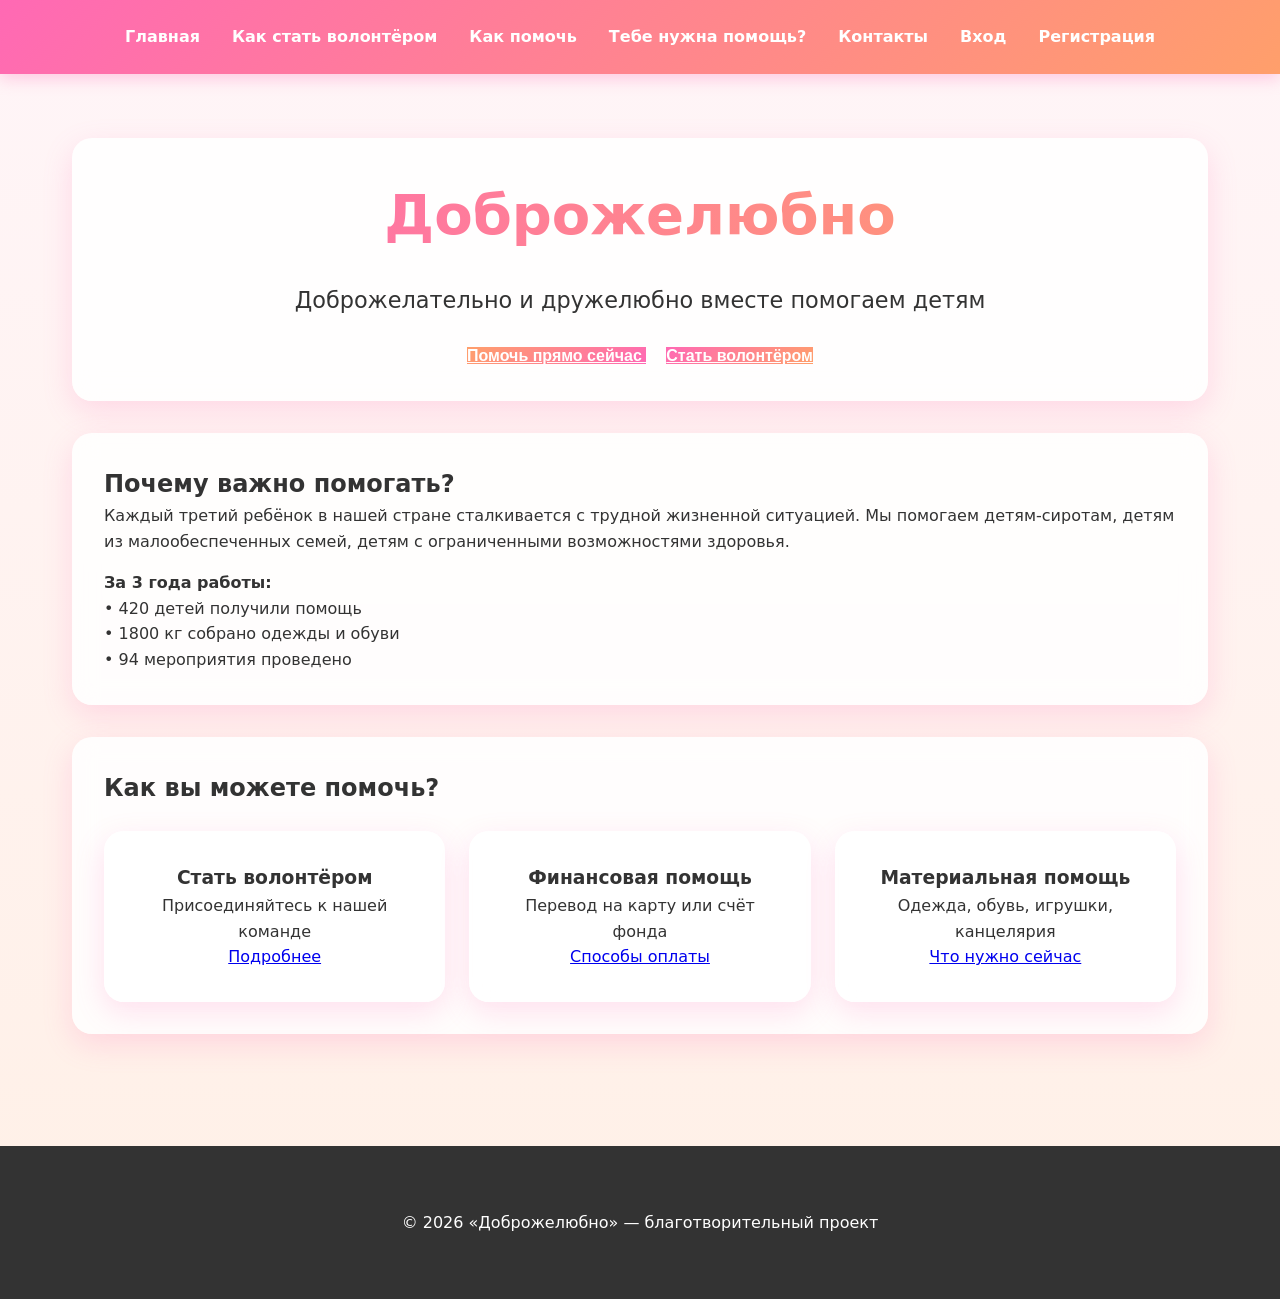
<file: index.html>
<!DOCTYPE html>
<html lang="ru">
<head>
  <meta charset="UTF-8" />
  <meta name="viewport" content="width=device-width, initial-scale=1.0"/>
  <title>Доброжелюбно — Главная</title>
  <link rel="stylesheet" href="css/style.css"/>
</head>
<body>

<header>
  <nav>
    <ul>
      <li><a href="index.html">Главная</a></li>
      <li><a href="volonterstvo.html">Как стать волонтёром</a></li>
      <li><a href="kak-pomoch.html">Как помочь</a></li>
      <li><a href="tebe-nuzhna-pomosh.html">Тебе нужна помощь?</a></li>
      <li><a href="kontakty.html">Контакты</a></li>
      <li><a href="login.html">Вход</a></li>
      <li><a href="register.html">Регистрация</a></li>
    </ul>
  </nav>
</header>

<div class="container">

  <section class="hero card">
    <h1>Доброжелюбно</h1>
    <p style="font-size:1.4rem; margin:1.5rem 0;">
      Доброжелательно и дружелюбно вместе помогаем детям
    </p>
    
    <!-- Красивые кнопки -->
    <a href="kak-pomoch.html" class="btn" style="background:linear-gradient(135deg,#FF9F6B,#FF69B4); font-family:'Segoe UI',sans-serif; font-weight:700; color:white;">
      Помочь прямо сейчас
    </a>
    <a href="register.html" class="btn" style="margin-left:20px; background:linear-gradient(135deg,#FF69B4,#FF9F6B); font-family:'Segoe UI',sans-serif; font-weight:700; color:white;">
      Стать волонтёром
    </a>
  </section>

    <section class="card" style="margin:2rem 0;">
      <h2>Почему важно помогать?</h2>
      <p>
        Каждый третий ребёнок в нашей стране сталкивается с трудной жизненной ситуацией. 
        Мы помогаем детям-сиротам, детям из малообеспеченных семей, детям с ограниченными возможностями здоровья.
      </p>
      <p style="margin-top:1rem;">
        <strong>За 3 года работы:</strong><br>
        • 420 детей получили помощь<br>
        • 1800 кг собрано одежды и обуви<br>
        • 94 мероприятия проведено
      </p>
    </section>

    <section class="card" style="margin:2rem 0;">
      <h2>Как вы можете помочь?</h2>
      <div style="display:grid; grid-template-columns:repeat(auto-fit,minmax(280px,1fr)); gap:1.5rem; margin-top:1.5rem;">
        <div class="card" style="text-align:center;">
          <h3>Стать волонтёром</h3>
          <p>Присоединяйтесь к нашей команде</p>
          <a href="volonterstvo.html" class="btn">Подробнее</a>
        </div>
        <div class="card" style="text-align:center;">
          <h3>Финансовая помощь</h3>
          <p>Перевод на карту или счёт фонда</p>
          <a href="kak-pomoch.html" class="btn">Способы оплаты</a>
        </div>
        <div class="card" style="text-align:center;">
          <h3>Материальная помощь</h3>
          <p>Одежда, обувь, игрушки, канцелярия</p>
          <a href="kak-pomoch.html" class="btn">Что нужно сейчас</a>
        </div>
      </div>
    </section>
</div>

<footer>
  <div class="container">
    <p>© 2026 «Доброжелюбно» — благотворительный проект</p>
  </div>
</footer>

<script src="js/script.js"></script>
</body>
</html>
</file>
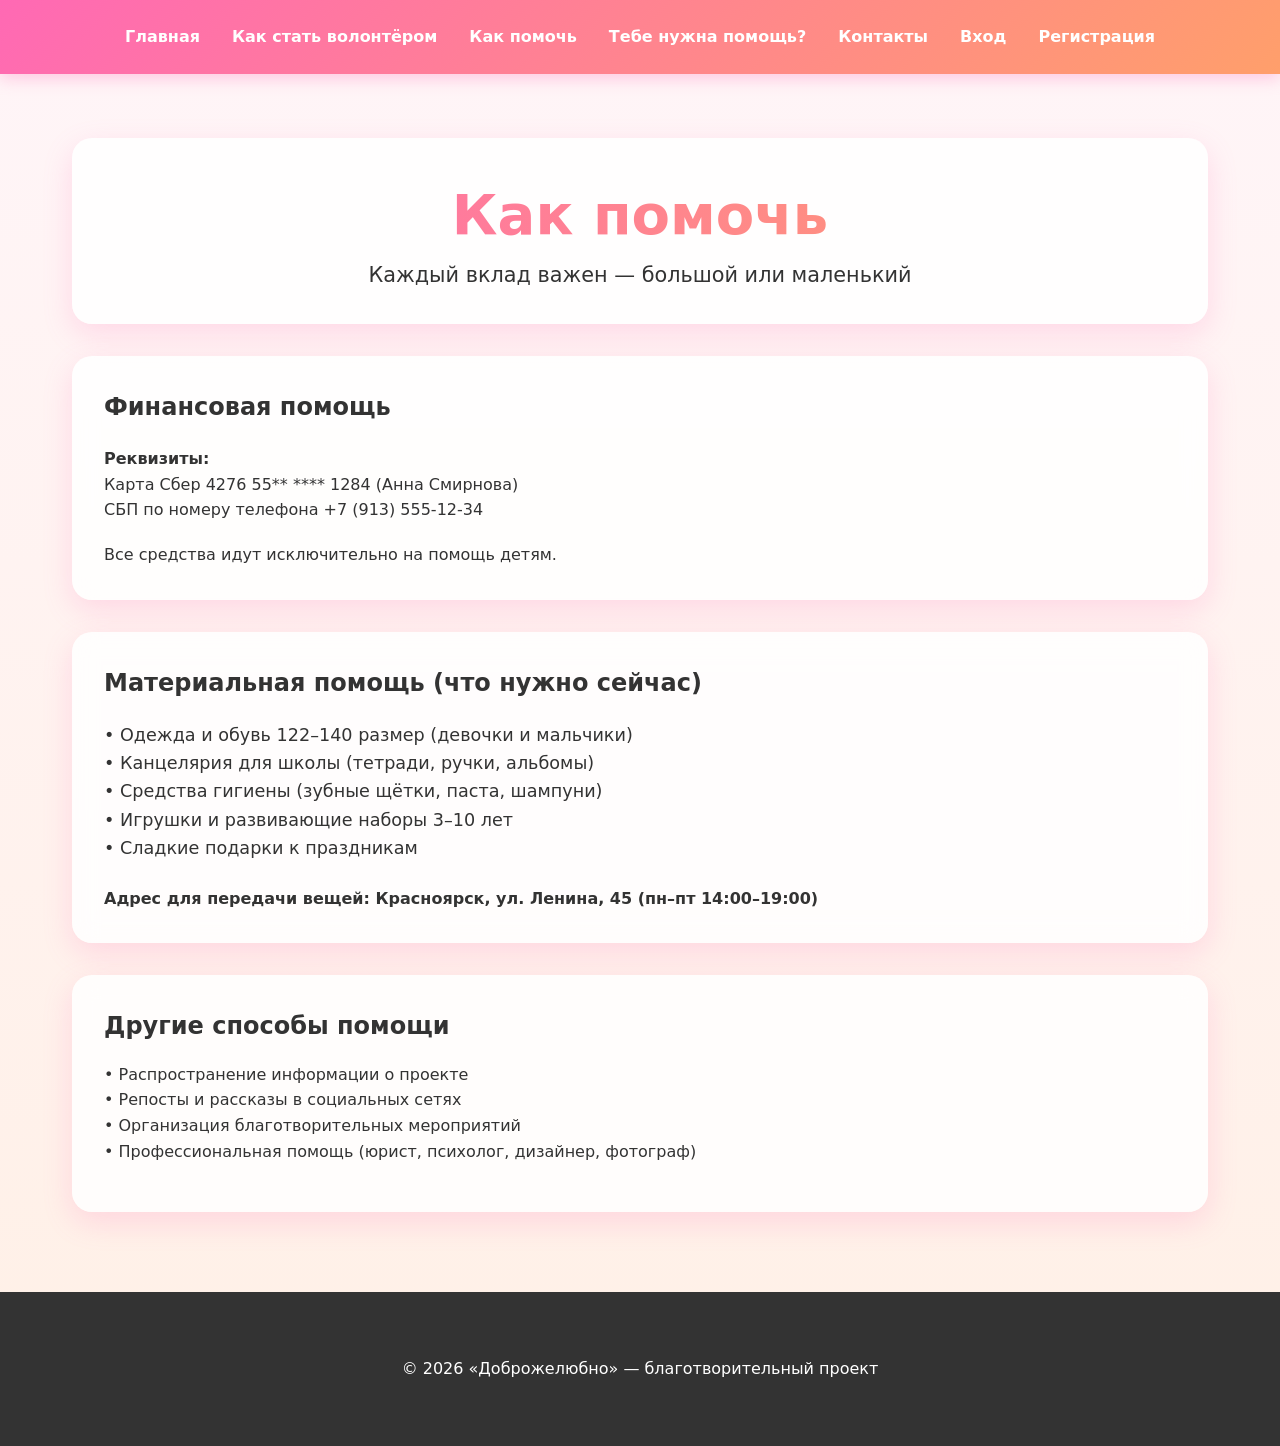
<file: kak-pomoch.html>
<!DOCTYPE html>
<html lang="ru">
<head>
  <meta charset="UTF-8" />
  <meta name="viewport" content="width=device-width, initial-scale=1.0"/>
  <title>Как помочь — Я помогаю детям</title>
  <link rel="stylesheet" href="css/style.css"/>
</head>
<body>

  <header>
    <nav>
      <ul>
        <li><a href="index.html">Главная</a></li>
        <li><a href="volonterstvo.html">Как стать волонтёром</a></li>
        <li><a href="kak-pomoch.html">Как помочь</a></li>
        <li><a href="tebe-nuzhna-pomosh.html">Тебе нужна помощь?</a></li>
        <li><a href="kontakty.html">Контакты</a></li>
        <li><a href="login.html">Вход</a></li>
        <li><a href="register.html">Регистрация</a></li>
      </ul>
    </nav>
  </header>

  <div class="container">

    <section class="hero card">
      <h1>Как помочь</h1>
      <p style="font-size:1.3rem;">Каждый вклад важен — большой или маленький</p>
    </section>

    <section class="card" style="margin:2rem 0;">
      <h2>Финансовая помощь</h2>
      <p style="margin:1.2rem 0;">
        <strong>Реквизиты:</strong><br>
        Карта Сбер 4276 55** **** 1284 (Анна Смирнова)<br>
        СБП по номеру телефона +7 (913) 555-12-34
      </p>
      <p>Все средства идут исключительно на помощь детям.</p>
    </section>

    <section class="card" style="margin:2rem 0;">
      <h2>Материальная помощь (что нужно сейчас)</h2>
      <ul style="list-style:none; margin-top:1.2rem; font-size:1.1rem;">
        <li>• Одежда и обувь 122–140 размер (девочки и мальчики)</li>
        <li>• Канцелярия для школы (тетради, ручки, альбомы)</li>
        <li>• Средства гигиены (зубные щётки, паста, шампуни)</li>
        <li>• Игрушки и развивающие наборы 3–10 лет</li>
        <li>• Сладкие подарки к праздникам</li>
      </ul>
      <p style="margin-top:1.5rem; font-weight:600;">
        Адрес для передачи вещей: Красноярск, ул. Ленина, 45 (пн–пт 14:00–19:00)
      </p>
    </section>

    <section class="card">
      <h2>Другие способы помощи</h2>
      <p style="margin:1rem 0;">
        • Распространение информации о проекте<br>
        • Репосты и рассказы в социальных сетях<br>
        • Организация благотворительных мероприятий<br>
        • Профессиональная помощь (юрист, психолог, дизайнер, фотограф)
      </p>
    </section>

  </div>

<footer>
  <div class="container">
    <p>© 2026 «Доброжелюбно» — благотворительный проект</p>
  </div>
</footer>

</body>
</html>
</file>
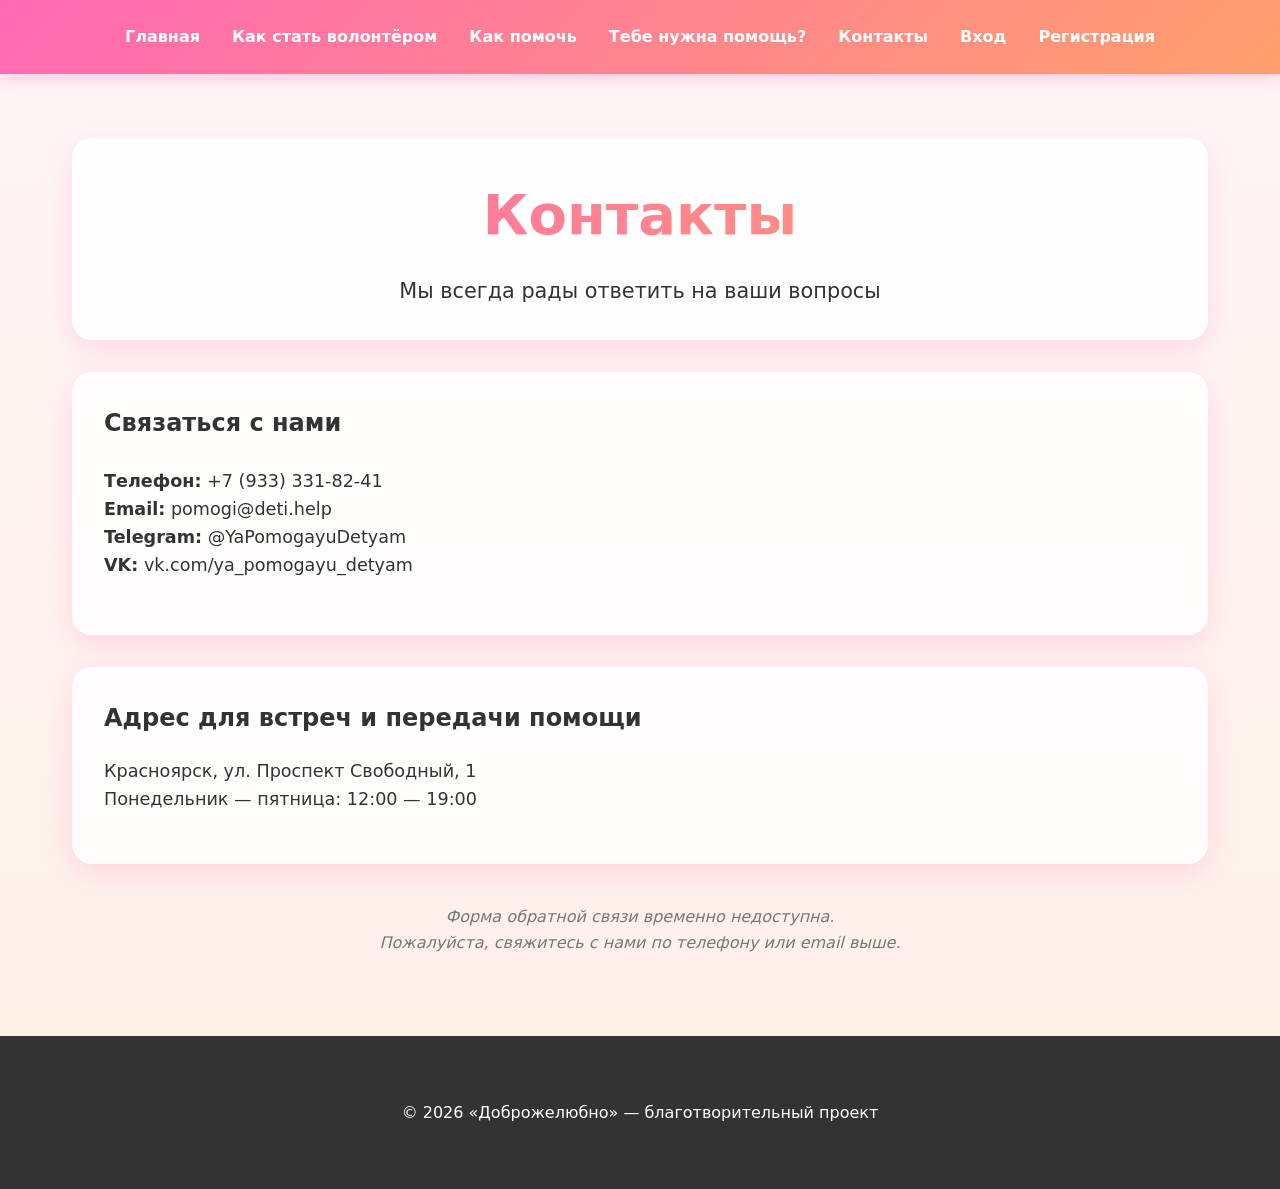
<file: kontakty.html>
<!DOCTYPE html>
<html lang="ru">
<head>
  <meta charset="UTF-8" />
  <meta name="viewport" content="width=device-width, initial-scale=1.0"/>
  <title>Контакты — Я помогаю детям</title>
  <link rel="stylesheet" href="css/style.css"/>
</head>
<body>

  <header>
  <nav>
    <ul>
      <li><a href="index.html">Главная</a></li>
      <li><a href="volonterstvo.html">Как стать волонтёром</a></li>
      <li><a href="kak-pomoch.html">Как помочь</a></li>
      <li><a href="tebe-nuzhna-pomosh.html">Тебе нужна помощь?</a></li>
      <li><a href="kontakty.html">Контакты</a></li>
      <li><a href="login.html">Вход</a></li>
      <li><a href="register.html">Регистрация</a></li>
    </ul>
  </nav>
  </header>

  <div class="container">

    <section class="hero card">
      <h1>Контакты</h1>
      <p style="font-size:1.3rem; margin-top:1rem;">
        Мы всегда рады ответить на ваши вопросы
      </p>
    </section>

    <section class="card" style="margin:2rem 0;">
      <h2>Связаться с нами</h2>
      <div style="margin:1.5rem 0; font-size:1.1rem;">
        <p><strong>Телефон:</strong> +7 (933) 331-82-41</p>
        <p><strong>Email:</strong> pomogi@deti.help</p>
        <p><strong>Telegram:</strong> @YaPomogayuDetyam</p>
        <p><strong>VK:</strong> vk.com/ya_pomogayu_detyam</p>
      </div>
    </section>

    <section class="card">
      <h2>Адрес для встреч и передачи помощи</h2>
      <p style="margin:1.2rem 0; font-size:1.1rem;">
        Красноярск, ул. Проспект Свободный, 1<br>
        Понедельник — пятница: 12:00 — 19:00
      </p>
    </section>

    <p style="text-align: center; color: #777; font-style: italic; margin-top: 2.5rem;">
      Форма обратной связи временно недоступна.<br>
      Пожалуйста, свяжитесь с нами по телефону или email выше.
    </p>

  </div>

<footer>
  <div class="container">
    <p>© 2026 «Доброжелюбно» — благотворительный проект</p>
  </div>
</footer>

</body>
</html>
</file>
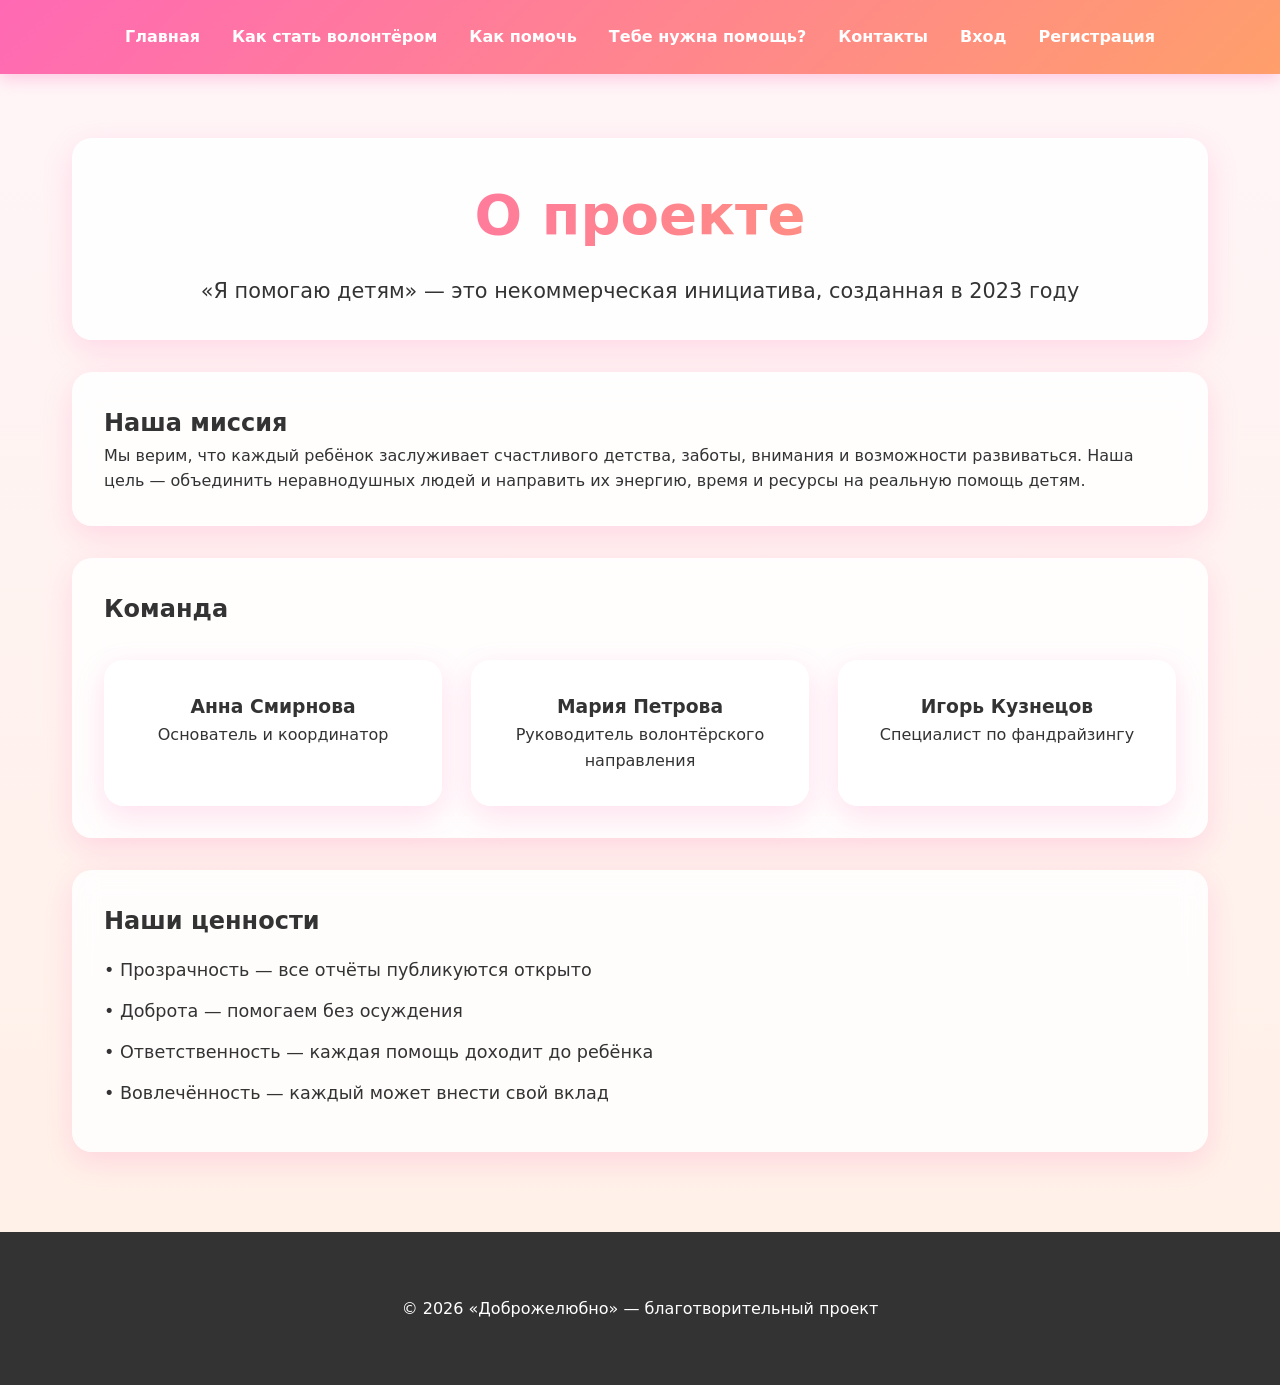
<file: o-proekte.html>
<!DOCTYPE html>
<html lang="ru">
<head>
  <meta charset="UTF-8" />
  <meta name="viewport" content="width=device-width, initial-scale=1.0"/>
  <title>О проекте — Я помогаю детям</title>
  <link rel="stylesheet" href="css/style.css"/>
</head>
<body>

  <header>
  <nav>
    <ul>
      <li><a href="index.html">Главная</a></li>
      <li><a href="volonterstvo.html">Как стать волонтёром</a></li>
      <li><a href="kak-pomoch.html">Как помочь</a></li>
      <li><a href="tebe-nuzhna-pomosh.html">Тебе нужна помощь?</a></li>
      <li><a href="kontakty.html">Контакты</a></li>
      <li><a href="login.html">Вход</a></li>
      <li><a href="register.html">Регистрация</a></li>
    </ul>
  </nav>
  </header>

  <div class="container">

    <section class="hero card">
      <h1>О проекте</h1>
      <p style="font-size:1.3rem; margin-top:1rem;">
        «Я помогаю детям» — это некоммерческая инициатива, созданная в 2023 году
      </p>
    </section>

    <section class="card">
      <h2>Наша миссия</h2>
      <p>
        Мы верим, что каждый ребёнок заслуживает счастливого детства, заботы, внимания и возможности развиваться.
        Наша цель — объединить неравнодушных людей и направить их энергию, время и ресурсы на реальную помощь детям.
      </p>
    </section>

    <section class="card" style="margin:2rem 0;">
      <h2>Команда</h2>
      <div style="display:grid; grid-template-columns:repeat(auto-fit,minmax(260px,1fr)); gap:1.8rem; margin-top:2rem;">
        <div class="card" style="text-align:center;">
          <h3>Анна Смирнова</h3>
          <p>Основатель и координатор</p>
        </div>
        <div class="card" style="text-align:center;">
          <h3>Мария Петрова</h3>
          <p>Руководитель волонтёрского направления</p>
        </div>
        <div class="card" style="text-align:center;">
          <h3>Игорь Кузнецов</h3>
          <p>Специалист по фандрайзингу</p>
        </div>
      </div>
    </section>

    <section class="card">
      <h2>Наши ценности</h2>
      <ul style="list-style:none; margin-top:1rem; font-size:1.1rem;">
        <li style="margin:0.8rem 0;">• Прозрачность — все отчёты публикуются открыто</li>
        <li style="margin:0.8rem 0;">• Доброта — помогаем без осуждения</li>
        <li style="margin:0.8rem 0;">• Ответственность — каждая помощь доходит до ребёнка</li>
        <li style="margin:0.8rem 0;">• Вовлечённость — каждый может внести свой вклад</li>
      </ul>
    </section>

  </div>

<footer>
  <div class="container">
    <p>© 2026 «Доброжелюбно» — благотворительный проект</p>
  </div>
</footer>

</body>
</html>
</file>
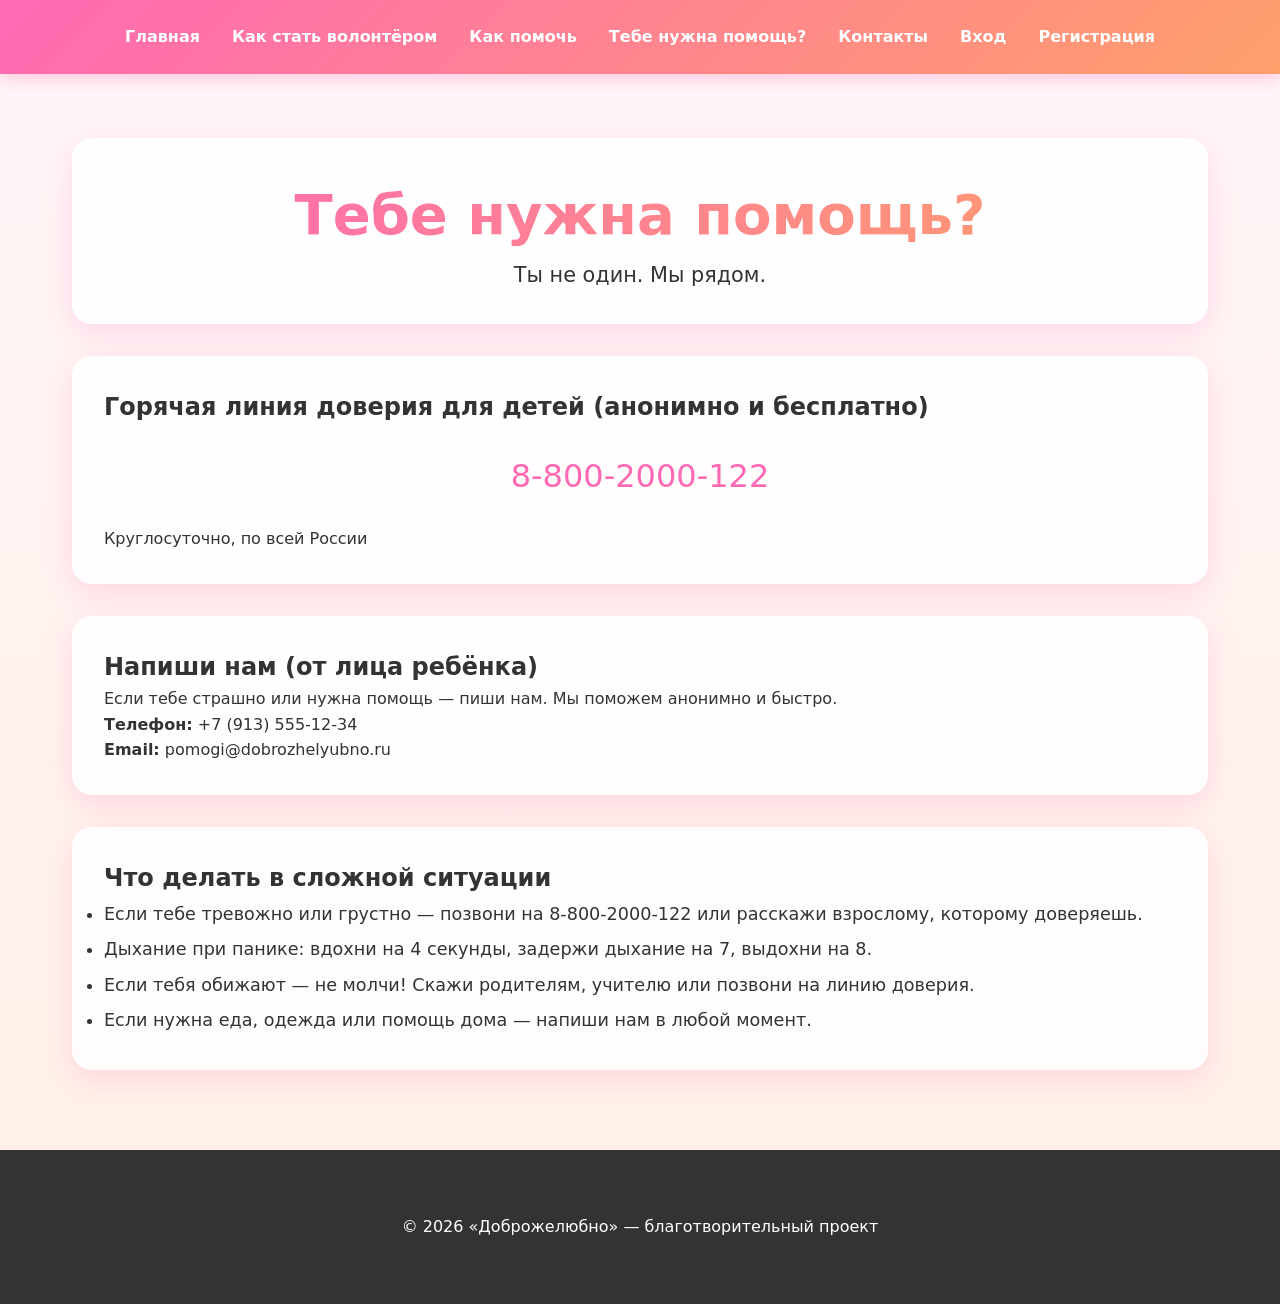
<file: tebe-nuzhna-pomosh.html>
<!DOCTYPE html>
<html lang="ru">
<head>
  <meta charset="UTF-8" />
  <meta name="viewport" content="width=device-width, initial-scale=1.0"/>
  <title>Тебе нужна помощь? — Доброжелюбно</title>
  <link rel="stylesheet" href="css/style.css"/>
</head>
<body>

<header>
  <nav>
    <ul>
      <li><a href="index.html">Главная</a></li>
      <li><a href="volonterstvo.html">Как стать волонтёром</a></li>
      <li><a href="kak-pomoch.html">Как помочь</a></li>
      <li><a href="tebe-nuzhna-pomosh.html">Тебе нужна помощь?</a></li>
      <li><a href="kontakty.html">Контакты</a></li>
      <li><a href="login.html">Вход</a></li>
      <li><a href="register.html">Регистрация</a></li>
    </ul>
  </nav>
</header>

<div class="container">
  <section class="hero card">
    <h1>Тебе нужна помощь?</h1>
    <p style="font-size:1.3rem;">Ты не один. Мы рядом.</p>
  </section>

  <section class="card">
    <h2>Горячая линия доверия для детей (анонимно и бесплатно)</h2>
    <p style="font-size:2rem; text-align:center; color:#FF69B4; margin:1.5rem 0;">
      8-800-2000-122
    </p>
    <p>Круглосуточно, по всей России</p>
  </section>

  <section class="card" style="margin-top:2rem;">
    <h2>Напиши нам (от лица ребёнка)</h2>
    <p>Если тебе страшно или нужна помощь — пиши нам. Мы поможем анонимно и быстро.</p>
    <p><strong>Телефон:</strong> +7 (913) 555-12-34</p>
    <p><strong>Email:</strong> pomogi@dobrozhelyubno.ru</p>
  </section>

  <section class="card" style="margin-top:2rem;">
    <h2>Что делать в сложной ситуации</h2>
    <ul style="font-size:1.1rem; line-height:2;">
      <li>Если тебе тревожно или грустно — позвони на 8-800-2000-122 или расскажи взрослому, которому доверяешь.</li>
      <li>Дыхание при панике: вдохни на 4 секунды, задержи дыхание на 7, выдохни на 8.</li>
      <li>Если тебя обижают — не молчи! Скажи родителям, учителю или позвони на линию доверия.</li>
      <li>Если нужна еда, одежда или помощь дома — напиши нам в любой момент.</li>
    </ul>
  </section>
</div>

<footer>
  <div class="container">
    <p>© 2026 «Доброжелюбно» — благотворительный проект</p>
  </div>
</footer>

</body>
</html>
</file>
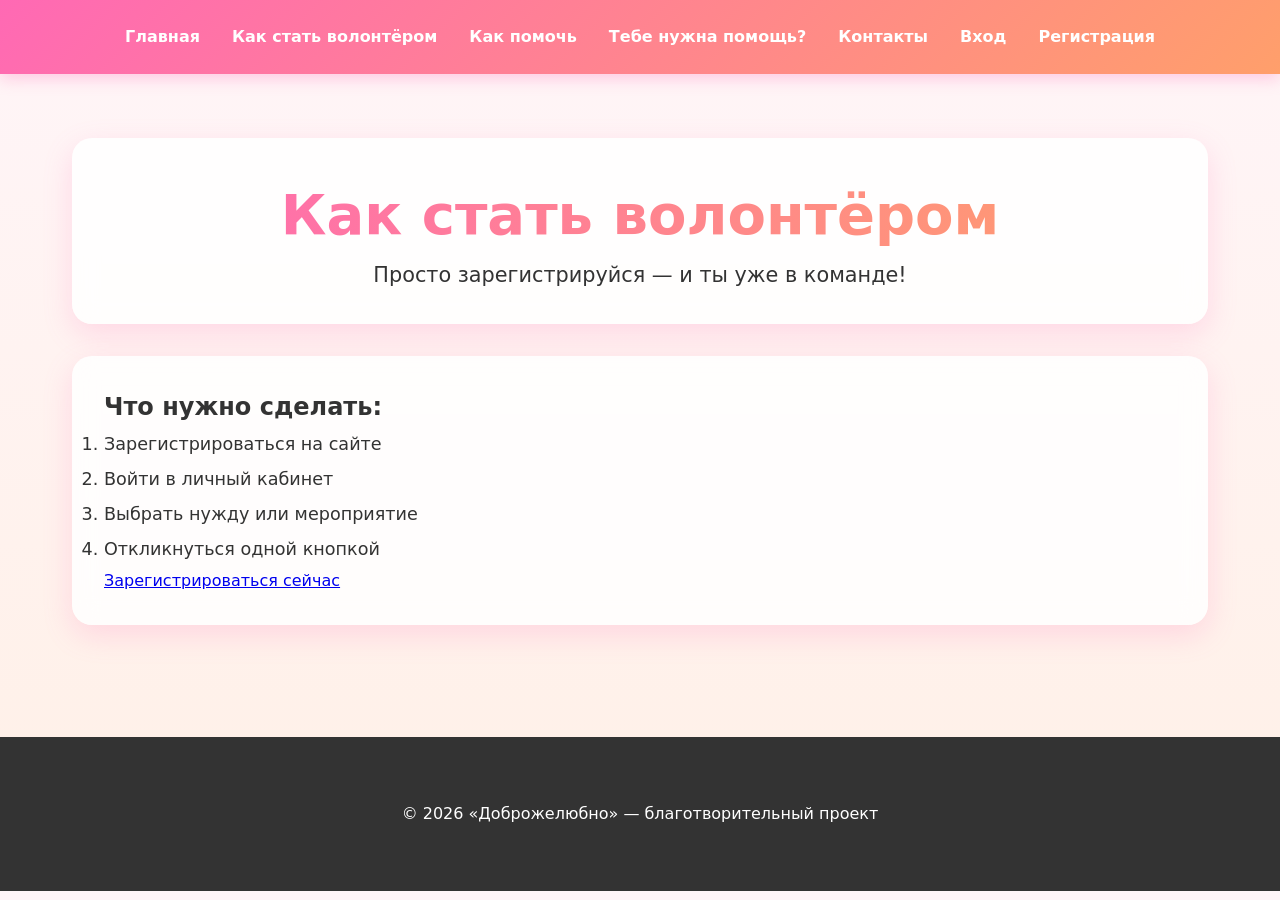
<file: volonterstvo.html>
<!DOCTYPE html>
<html lang="ru">
<head>
  <meta charset="UTF-8" />
  <meta name="viewport" content="width=device-width, initial-scale=1.0"/>
  <title>Как стать волонтёром — Доброжелюбно</title>
  <link rel="stylesheet" href="css/style.css"/>
</head>
<body>

<header>
  <nav>
    <ul>
      <li><a href="index.html">Главная</a></li>
      <li><a href="volonterstvo.html">Как стать волонтёром</a></li>
      <li><a href="kak-pomoch.html">Как помочь</a></li>
      <li><a href="tebe-nuzhna-pomosh.html">Тебе нужна помощь?</a></li>
      <li><a href="kontakty.html">Контакты</a></li>
      <li><a href="login.html">Вход</a></li>
      <li><a href="register.html">Регистрация</a></li>
    </ul>
  </nav>
</header>

<div class="container">
  <section class="hero card">
    <h1>Как стать волонтёром</h1>
    <p style="font-size:1.3rem;">Просто зарегистрируйся — и ты уже в команде!</p>
  </section>

  <section class="card" style="margin:2rem 0;">
    <h2>Что нужно сделать:</h2>
    <ol style="font-size:1.1rem; line-height:2;">
      <li>Зарегистрироваться на сайте</li>
      <li>Войти в личный кабинет</li>
      <li>Выбрать нужду или мероприятие</li>
      <li>Откликнуться одной кнопкой</li>
    </ol>
    <a href="register.html" class="btn" style="margin-top:2rem;">Зарегистрироваться сейчас</a>
  </section>
</div>

<footer>
  <div class="container">
    <p>© 2026 «Доброжелюбно» — благотворительный проект</p>
  </div>
</footer>

<script src="js/script.js"></script>
</body>
</html>
</file>
<file: css/style.css>
:root {
  --pink: #FF69B4;
  --orange: #FF9F6B;
  --bg: #FFF5F8;
}

* { margin: 0; padding: 0; box-sizing: border-box; }
body {
  font-family: 'Segoe UI', system-ui, sans-serif;
  background: linear-gradient(to bottom, #FFF5F8, #FFF0E6);
  color: #333;
  line-height: 1.6;
}

header {
  background: linear-gradient(135deg, var(--pink), var(--orange));
  color: white;
  padding: 1.5rem 0;
  position: sticky;
  top: 0;
  z-index: 100;
  box-shadow: 0 5px 15px rgba(255,105,180,0.3);
}

nav ul {
  display: flex;
  justify-content: center;
  gap: 2rem;
  list-style: none;
}
nav a {
  color: white;
  text-decoration: none;
  font-weight: 600;
  transition: all 0.3s;
}
nav a:hover { transform: scale(1.1); }

.container { max-width: 1200px; margin: 0 auto; padding: 2rem; }

.hero {
  background: rgba(255,255,255,0.9);
  backdrop-filter: blur(15px);
  border-radius: 30px;
  padding: 100px 40px;
  text-align: center;
  margin: 2rem auto;
  box-shadow: 0 20px 40px rgba(255,105,180,0.25);
  animation: fadeIn 1s ease;
}

h1 { font-size: 3.5rem; background: linear-gradient(to right, var(--pink), var(--orange)); -webkit-background-clip: text; color: transparent; }

.card {
  background: rgba(255,255,255,0.85);
  backdrop-filter: blur(12px);
  border-radius: 20px;
  padding: 2rem;
  box-shadow: 0 10px 30px rgba(255,105,180,0.2);
  transition: all 0.4s;
}
.card:hover { transform: translateY(-10px); box-shadow: 0 20px 40px rgba(255,105,180,0.3); }

form input, form select, form textarea {
  width: 100%;
  padding: 14px;
  margin: 10px 0;
  border: 2px solid #ffd1dc;
  border-radius: 15px;
  font-size: 1rem;
  transition: 0.3s;
}
form input:focus, form textarea:focus {
  border-color: var(--pink);
  box-shadow: 0 0 0 4px rgba(255,105,180,0.2);
}

button {
  background: linear-gradient(135deg, var(--pink), var(--orange));
  color: white;
  border: none;
  padding: 14px 40px;
  border-radius: 50px;
  font-size: 1.1rem;
  cursor: pointer;
  transition: all 0.3s;
}
button:hover { transform: scale(1.08); box-shadow: 0 10px 25px rgba(255,105,180,0.4); }

table {
  width: 100%;
  border-collapse: collapse;
  background: white;
  border-radius: 20px;
  overflow: hidden;
  box-shadow: 0 10px 30px rgba(0,0,0,0.1);
}
th, td {
  padding: 15px;
  text-align: left;
  border-bottom: 1px solid #ffd1dc;
}
th { background: #FF69B4; color: white; }

footer {
  background: #333;
  color: white;
  text-align: center;
  padding: 2rem;
  margin-top: 3rem;
}

@keyframes fadeIn {
  from { opacity: 0; transform: translateY(30px); }
  to { opacity: 1; transform: translateY(0); }
}

@media (max-width: 768px) {
  nav ul { flex-direction: column; gap: 1rem; }
  .hero { padding: 60px 20px; }
}
</file>
